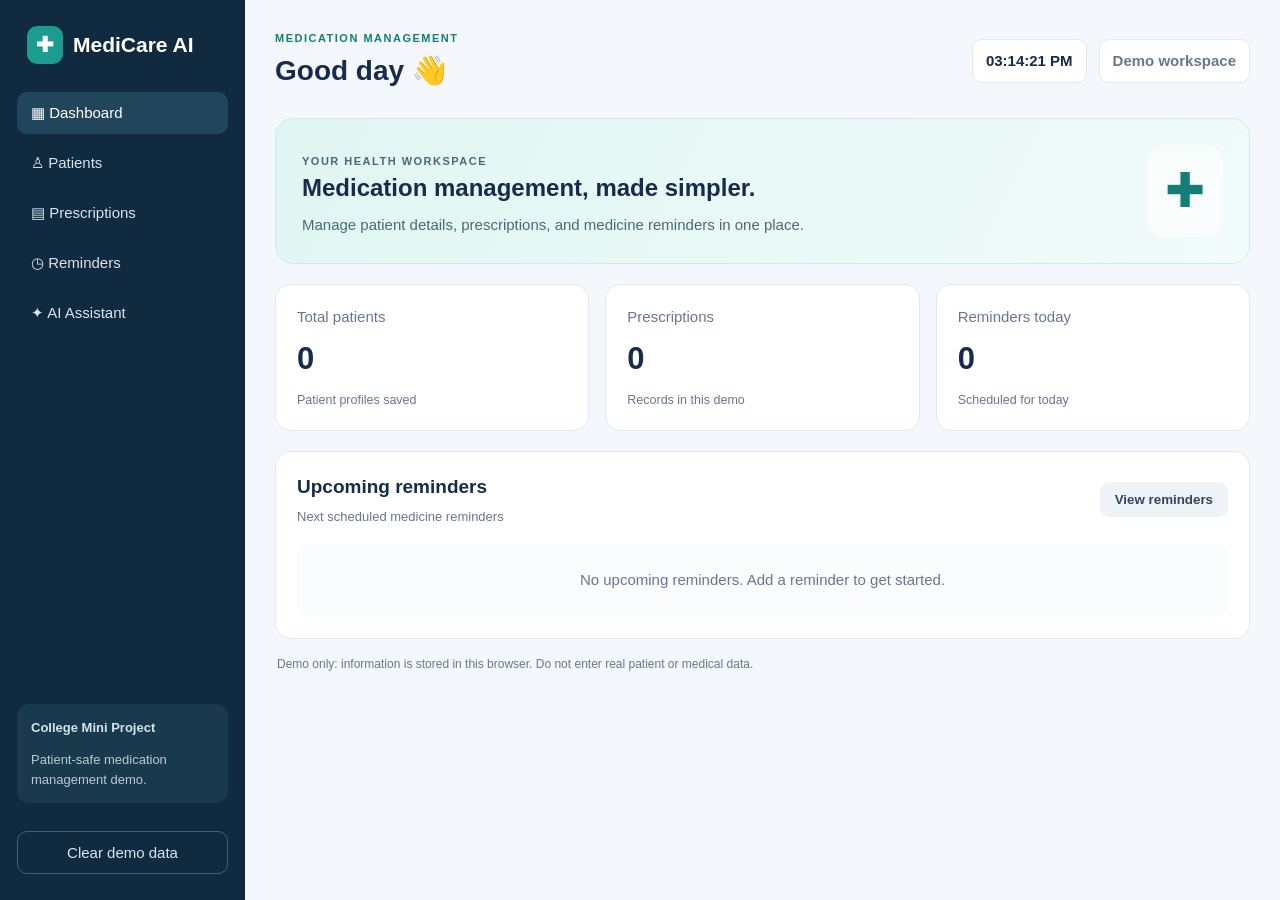
<file: index_with_javascript.html>
<!doctype html>
<html lang="en">
<head>
<meta charset="utf-8">
<meta name="viewport" content="width=device-width,initial-scale=1">
<title>MediCare AI</title>
<style>
:root{--ink:#172b4d;--muted:#68778d;--brand:#147d78;--brand-dark:#0c625e;--bg:#f4f7fb;--line:#e1e8f0;--white:#fff;--red:#b42318}
*{box-sizing:border-box}body{margin:0;background:var(--bg);color:var(--ink);font:15px/1.5 Inter,Segoe UI,Arial,sans-serif}
.layout{min-height:100vh;display:grid;grid-template-columns:245px 1fr}aside{background:#102b3f;color:#fff;padding:26px 17px;display:flex;flex-direction:column;gap:28px}
.brand{font-size:21px;font-weight:700;display:flex;gap:10px;align-items:center;padding:0 10px}.brand-mark{background:#1c9b91;border-radius:10px;padding:3px 9px}
nav{display:grid;gap:8px}.nav,.logout{border:0;background:transparent;color:#d9e6ef;text-align:left;padding:12px 14px;border-radius:10px;font-size:15px;cursor:pointer}.nav:hover,.nav.active{background:#21465b;color:#fff}.sidebar-note{margin-top:auto;background:#19394d;border-radius:12px;padding:14px;color:#d6e5ed;font-size:13px}.sidebar-note p{margin-bottom:0;color:#b6cbd8}.logout{border:1px solid #426174;text-align:center}
main{padding:30px;min-width:0}header{display:flex;justify-content:space-between;align-items:center;gap:18px;margin-bottom:26px}h1{font-size:28px;margin:3px 0 0}h2{font-size:19px;margin:0 0 5px}.eyebrow{font-size:11px;font-weight:800;letter-spacing:1.5px;color:var(--brand);margin:0}.header-tools{display:flex;align-items:center;gap:12px}.live-clock,.userbox{background:#fff;border:1px solid var(--line);padding:10px 13px;border-radius:10px;font-weight:600}.userbox{color:var(--muted)}
.welcome-card{background:linear-gradient(115deg,#e0f6f2,#f1fbfa);border:1px solid #cdece6;border-radius:18px;padding:26px;display:flex;align-items:center;justify-content:space-between;gap:18px}.welcome-card p{color:#496a70;margin:8px 0 0}.welcome-card h2{font-size:24px}.welcome-symbol{font-size:48px;color:var(--brand);background:#fff9;border-radius:18px;padding:10px 18px}
.stats-grid{display:grid;grid-template-columns:repeat(3,minmax(0,1fr));gap:16px;margin:20px 0}.stat-card,.panel{background:var(--white);border:1px solid var(--line);border-radius:15px;padding:21px}.stat-card span,.stat-card small{display:block;color:var(--muted)}.stat-card strong{display:block;font-size:31px;margin:8px 0}.panel{margin-top:18px}.panel-heading{display:flex;justify-content:space-between;align-items:center;gap:15px;margin-bottom:18px}.panel-heading p{margin:0;color:var(--muted);font-size:13px}
.form-grid{display:grid;grid-template-columns:repeat(2,minmax(0,1fr));gap:15px}.form-grid label,#aiForm label{display:grid;gap:6px;font-weight:600;font-size:13px;color:#34445a}input,select,textarea{width:100%;border:1px solid #ccd7e3;border-radius:9px;padding:11px 12px;font:inherit;color:var(--ink);background:#fff;min-width:0}input:focus,select:focus,textarea:focus{outline:2px solid #a5ddd7;border-color:var(--brand)}.form-actions{grid-column:1/-1;display:flex;gap:10px}
.btn{border:0;background:var(--brand);color:#fff;padding:10px 15px;border-radius:9px;font-weight:650;cursor:pointer}.btn:hover{background:var(--brand-dark)}.btn-secondary{background:#eef3f7;color:#34445a}.btn-secondary:hover{background:#e0e8ef}.btn-danger{background:#fff0ee;color:var(--red)}.btn-danger:hover{background:#ffe1dc}.btn-small{padding:6px 9px;font-size:12px}.actions{display:flex;gap:7px;flex-wrap:wrap}
.table-wrap{overflow-x:auto}table{width:100%;border-collapse:collapse;white-space:nowrap}th,td{text-align:left;padding:12px 10px;border-bottom:1px solid var(--line)}th{font-size:12px;text-transform:uppercase;letter-spacing:.5px;color:var(--muted);background:#f8fafc}td{font-size:14px}tr:last-child td{border-bottom:0}.status{display:inline-block;border-radius:20px;background:#fff4d8;color:#8a5b00;padding:4px 9px;font-size:12px}.empty-state{text-align:center;padding:25px;color:var(--muted);background:#fafcfe;border-radius:10px}.demo-note{font-size:12px;color:var(--muted);margin:16px 2px}.ai-panel{max-width:760px}.ai-icon{color:var(--brand);font-size:30px}.ai-panel>p{color:var(--muted)}#aiForm{display:grid;gap:12px;margin-top:20px}.ai-answer{white-space:pre-wrap;margin-top:15px;padding:14px;border-radius:10px;background:#edf8f6;color:#24514d;min-height:0}.ai-answer:empty{display:none}#toast{position:fixed;right:22px;bottom:22px;background:#173b4c;color:#fff;padding:13px 18px;border-radius:10px;box-shadow:0 8px 30px #102b3f30;opacity:0;transform:translateY(8px);pointer-events:none;transition:.2s}#toast.show{opacity:1;transform:translateY(0)}
@media(max-width:850px){.layout{grid-template-columns:1fr}aside{padding:14px;gap:15px}.brand{padding:0 5px}nav{grid-template-columns:repeat(3,minmax(0,1fr))}.nav{text-align:center;padding:10px 5px;font-size:13px}.sidebar-note{display:none}.logout{align-self:flex-start;padding:8px 15px}main{padding:18px}header{align-items:flex-start;flex-direction:column}.header-tools{flex-wrap:wrap}.stats-grid{grid-template-columns:1fr}.welcome-card h2{font-size:20px}.welcome-symbol{font-size:34px}}
@media(max-width:520px){.form-grid{grid-template-columns:1fr}.form-actions{grid-column:auto}.welcome-symbol{display:none}.panel{padding:15px}.panel-heading{align-items:flex-start;flex-direction:column}h1{font-size:24px}}
</style>
</head>
<body>
<div class="layout">
<aside>
  <div class="brand"><span class="brand-mark">✚</span><span>MediCare <b>AI</b></span></div>
  <nav>
    <button class="nav active" data-page="dashboard">▦ Dashboard</button>
    <button class="nav" data-page="patients">♙ Patients</button>
    <button class="nav" data-page="prescriptions">▤ Prescriptions</button>
    <button class="nav" data-page="reminders">◷ Reminders</button>
    <button class="nav" data-page="ai">✦ AI Assistant</button>
  </nav>
  <div class="sidebar-note"><b>College Mini Project</b><p>Patient-safe medication management demo.</p></div>
  <button id="logout" class="logout">Clear demo data</button>
</aside>
<main>
  <header><div><p class="eyebrow">MEDICATION MANAGEMENT</p><h1 id="title">Good day 👋</h1></div>
    <div class="header-tools"><div class="live-clock" id="liveClock">--:--:--</div><div class="userbox" id="userbox">Demo workspace</div></div>
  </header>
  <section id="app"></section>
</main>
</div>
<div id="toast" role="status" aria-live="polite"></div>
<script>
(() => {
  "use strict";
  const $ = (s, root=document) => root.querySelector(s);
  const app=$("#app"), title=$("#title"), toastBox=$("#toast");
  const STORAGE_KEY="medicareAI_demo_v1";
  const emptyData={patients:[],prescriptions:[],reminders:[]};
  let data=loadData(), activePage="dashboard", toastTimer;

  function loadData(){try{const saved=JSON.parse(localStorage.getItem(STORAGE_KEY)||"null");return saved&&typeof saved==="object"?{...emptyData,...saved}:JSON.parse(JSON.stringify(emptyData));}catch{return JSON.parse(JSON.stringify(emptyData));}}
  function saveData(){try{localStorage.setItem(STORAGE_KEY,JSON.stringify(data));}catch{showToast("Could not save data in this browser.");}}
  function esc(v=""){return String(v).replace(/[&<>"']/g,c=>({"&":"&amp;","<":"&lt;",">":"&gt;",'"':"&quot;","'":"&#39;"}[c]));}
  function id(){return window.crypto&&crypto.randomUUID?crypto.randomUUID():`${Date.now()}-${Math.random().toString(16).slice(2)}`;}
  function showToast(msg){toastBox.textContent=msg;toastBox.classList.add("show");clearTimeout(toastTimer);toastTimer=setTimeout(()=>toastBox.classList.remove("show"),2600);}
  function clock(){const el=$("#liveClock");if(el)el.textContent=new Intl.DateTimeFormat(undefined,{hour:"2-digit",minute:"2-digit",second:"2-digit",hour12:true}).format(new Date());}
  function today(){const d=new Date(),local=new Date(d.getTime()-d.getTimezoneOffset()*60000);return local.toISOString().slice(0,10);}
  function dateText(v){if(!v)return "—";const d=new Date(v+"T00:00:00");return isNaN(d)?esc(v):d.toLocaleDateString(undefined,{day:"numeric",month:"short",year:"numeric"});}
  function patientName(pid){return data.patients.find(p=>p.id===pid)?.name||"Patient removed";}
  function btn(label,action,rid="",cls="btn"){return `<button type="button" class="${cls}" data-action="${action}" ${rid?`data-id="${esc(rid)}"`:""}>${label}</button>`;}
  function table(heads,rows,empty){return rows.length?`<div class="table-wrap"><table><thead><tr>${heads.map(h=>`<th>${h}</th>`).join("")}</tr></thead><tbody>${rows.join("")}</tbody></table></div>`:`<div class="empty-state">${empty}</div>`;}
  function options(selected=""){return data.patients.map(p=>`<option value="${esc(p.id)}" ${p.id===selected?"selected":""}>${esc(p.name)}</option>`).join("");}

  function dashboard(){
    const t=today(), upcoming=[...data.reminders].filter(r=>r.date>=t).sort((a,b)=>(a.date+" "+a.time).localeCompare(b.date+" "+b.time)).slice(0,5);
    return `<div class="welcome-card"><div><p class="eyebrow">YOUR HEALTH WORKSPACE</p><h2>Medication management, made simpler.</h2><p>Manage patient details, prescriptions, and medicine reminders in one place.</p></div><div class="welcome-symbol">✚</div></div>
    <div class="stats-grid"><article class="stat-card"><span>Total patients</span><strong>${data.patients.length}</strong><small>Patient profiles saved</small></article><article class="stat-card"><span>Prescriptions</span><strong>${data.prescriptions.length}</strong><small>Records in this demo</small></article><article class="stat-card"><span>Reminders today</span><strong>${data.reminders.filter(r=>r.date===t).length}</strong><small>Scheduled for today</small></article></div>
    <section class="panel"><div class="panel-heading"><div><h2>Upcoming reminders</h2><p>Next scheduled medicine reminders</p></div>${btn("View reminders","goto-reminders","","btn btn-secondary")}</div>
    ${table(["Date","Time","Patient","Medicine","Status"],upcoming.map(r=>`<tr><td>${dateText(r.date)}</td><td>${esc(r.time)}</td><td>${esc(patientName(r.patientId))}</td><td>${esc(r.medicine)}</td><td><span class="status">${esc(r.status||"Pending")}</span></td></tr>`),"No upcoming reminders. Add a reminder to get started.")}</section>
    <p class="demo-note">Demo only: information is stored in this browser. Do not enter real patient or medical data.</p>`;
  }
  function patientsPage(){
    const rows=data.patients.map(p=>`<tr><td>${esc(p.name)}</td><td>${esc(p.age||"—")}</td><td>${esc(p.phone||"—")}</td><td>${esc(p.condition||"—")}</td><td class="actions">${btn("Edit","edit-patient",p.id,"btn btn-small btn-secondary")}${btn("Delete","delete-patient",p.id,"btn btn-small btn-danger")}</td></tr>`);
    return `<section class="panel"><div class="panel-heading"><div><h2>Add patient</h2><p>Enter basic patient details</p></div></div><form id="patientForm" class="form-grid">
    <label>Full name<input name="name" required maxlength="100" placeholder="Patient name"></label><label>Age<input name="age" type="number" min="0" max="130" placeholder="Age"></label><label>Mobile number<input name="phone" type="tel" maxlength="25" placeholder="Phone number"></label><label>Condition / notes<input name="condition" maxlength="250" placeholder="Optional notes"></label>
    <div class="form-actions"><button class="btn" type="submit">Add patient</button><button class="btn btn-secondary" type="reset">Clear</button></div></form></section>
    <section class="panel"><div class="panel-heading"><div><h2>All patients</h2><p>${data.patients.length} patient record(s)</p></div></div>${table(["Name","Age","Mobile","Condition / notes","Actions"],rows,"No patients yet. Use the form above to add one.")}</section>`;
  }
  function prescriptionsPage(){
    const rows=data.prescriptions.map(p=>`<tr><td>${esc(patientName(p.patientId))}</td><td>${esc(p.medicine)}</td><td>${esc(p.dosage)}</td><td>${esc(p.frequency)}</td><td>${dateText(p.startDate)}</td><td class="actions">${btn("Edit","edit-prescription",p.id,"btn btn-small btn-secondary")}${btn("Delete","delete-prescription",p.id,"btn btn-small btn-danger")}</td></tr>`);
    return `<section class="panel"><div class="panel-heading"><div><h2>Add prescription</h2><p>Record details as written by the prescriber</p></div></div>${data.patients.length?`<form id="prescriptionForm" class="form-grid"><label>Patient<select name="patientId" required>${options()}</select></label><label>Medicine name<input name="medicine" required maxlength="100" placeholder="Medicine name"></label><label>Dosage<input name="dosage" required maxlength="100" placeholder="e.g. 1 tablet"></label><label>Frequency<input name="frequency" required maxlength="100" placeholder="e.g. twice daily"></label><label>Start date<input name="startDate" type="date" value="${today()}" required></label><div class="form-actions"><button class="btn" type="submit">Add prescription</button></div></form>`:`<div class="empty-state">Add a patient before creating a prescription. ${btn("Go to Patients","goto-patients","","btn")}</div>`}</section>
    <section class="panel"><div class="panel-heading"><div><h2>Prescription list</h2><p>${data.prescriptions.length} prescription(s)</p></div></div>${table(["Patient","Medicine","Dosage","Frequency","Start date","Actions"],rows,"No prescriptions saved yet.")}</section>`;
  }
  function remindersPage(){
    const rows=[...data.reminders].sort((a,b)=>(a.date+" "+a.time).localeCompare(b.date+" "+b.time)).map(r=>`<tr><td>${dateText(r.date)}</td><td>${esc(r.time)}</td><td>${esc(patientName(r.patientId))}</td><td>${esc(r.medicine)}</td><td><span class="status">${esc(r.status||"Pending")}</span></td><td class="actions">${btn("Mark done","done-reminder",r.id,"btn btn-small")}${btn("Edit","edit-reminder",r.id,"btn btn-small btn-secondary")}${btn("Delete","delete-reminder",r.id,"btn btn-small btn-danger")}</td></tr>`);
    return `<section class="panel"><div class="panel-heading"><div><h2>Schedule a reminder</h2><p>Create a reminder record for a patient</p></div></div>${data.patients.length?`<form id="reminderForm" class="form-grid"><label>Patient<select name="patientId" required>${options()}</select></label><label>Medicine<input name="medicine" required maxlength="100" placeholder="Medicine name"></label><label>Date<input name="date" type="date" value="${today()}" required></label><label>Time<input name="time" type="time" required></label><div class="form-actions"><button class="btn" type="submit">Add reminder</button></div></form>`:`<div class="empty-state">Add a patient before scheduling reminders. ${btn("Go to Patients","goto-patients","","btn")}</div>`}</section>
    <section class="panel"><div class="panel-heading"><div><h2>All reminders</h2><p>Reminder records saved in this browser</p></div></div>${table(["Date","Time","Patient","Medicine","Status","Actions"],rows,"No reminders yet.")}</section><p class="demo-note">This demo does not send SMS or guarantee background notifications.</p>`;
  }
  function aiPage(){return `<section class="panel ai-panel"><div class="ai-icon">✦</div><h2>MediCare AI Assistant</h2><p>Ask for general explanations of common prescription terms or help organizing a schedule.</p><form id="aiForm"><label for="aiQuestion">Your question</label><textarea id="aiQuestion" name="question" rows="3" maxlength="1000" required placeholder="e.g. What does twice daily mean?"></textarea><button class="btn" type="submit">Get explanation</button></form><div id="aiAnswer" class="ai-answer" aria-live="polite"></div><p class="demo-note">This is a basic demo with preset responses, not a connected AI model. It cannot diagnose conditions or prescribe medicine.</p></section>`;}
  function render(){
    const pages={dashboard,patients:patientsPage,prescriptions:prescriptionsPage,reminders:remindersPage,ai:aiPage};
    app.innerHTML=(pages[activePage]||dashboard)();
    document.querySelectorAll(".nav[data-page]").forEach(b=>b.classList.toggle("active",b.dataset.page===activePage));
    title.textContent=({dashboard:"Good day 👋",patients:"Patients",prescriptions:"Prescriptions",reminders:"Medicine reminders",ai:"AI Assistant"})[activePage]||"MediCare AI";
  }
  function editRecord(collection,rid,fields,label){
    const record=data[collection].find(x=>x.id===rid);if(!record)return;
    const changes={};
    for(const f of fields){const v=prompt("Edit "+f.label+":",record[f.key]??"");if(v===null)return;if(f.required&&!v.trim()){showToast(f.label+" cannot be empty.");return;}changes[f.key]=v.trim();}
    Object.assign(record,changes);saveData();render();showToast(label+" updated.");
  }
  document.addEventListener("click",e=>{
    const nav=e.target.closest(".nav[data-page]");if(nav){activePage=nav.dataset.page;render();return;}
    const b=e.target.closest("[data-action]");if(!b)return;const {action,rid}= {action:b.dataset.action,rid:b.dataset.id};
    if(action==="goto-reminders"){activePage="reminders";render();return;}
    if(action==="goto-patients"){activePage="patients";render();return;}
    if(action==="edit-patient")return editRecord("patients",rid,[{key:"name",label:"Name",required:true},{key:"age",label:"Age"},{key:"phone",label:"Mobile"},{key:"condition",label:"Condition / notes"}],"Patient");
    if(action==="delete-patient"){const p=data.patients.find(x=>x.id===rid);if(p&&confirm("Delete "+p.name+" and related prescriptions/reminders?")){data.patients=data.patients.filter(x=>x.id!==rid);data.prescriptions=data.prescriptions.filter(x=>x.patientId!==rid);data.reminders=data.reminders.filter(x=>x.patientId!==rid);saveData();render();showToast("Patient and related records deleted.");}}
    if(action==="edit-prescription")return editRecord("prescriptions",rid,[{key:"medicine",label:"Medicine",required:true},{key:"dosage",label:"Dosage",required:true},{key:"frequency",label:"Frequency",required:true},{key:"startDate",label:"Start date",required:true}],"Prescription");
    if(action==="delete-prescription"&&confirm("Delete this prescription?")){data.prescriptions=data.prescriptions.filter(x=>x.id!==rid);saveData();render();showToast("Prescription deleted.");}
    if(action==="edit-reminder")return editRecord("reminders",rid,[{key:"medicine",label:"Medicine",required:true},{key:"date",label:"Date",required:true},{key:"time",label:"Time",required:true},{key:"status",label:"Status",required:true}],"Reminder");
    if(action==="done-reminder"){const r=data.reminders.find(x=>x.id===rid);if(r){r.status="Done";saveData();render();showToast("Reminder marked done.");}}
    if(action==="delete-reminder"&&confirm("Delete this reminder?")){data.reminders=data.reminders.filter(x=>x.id!==rid);saveData();render();showToast("Reminder deleted.");}
  });
  document.addEventListener("submit",e=>{
    const form=e.target;if(!["patientForm","prescriptionForm","reminderForm","aiForm"].includes(form.id))return;e.preventDefault();
    const values=Object.fromEntries(new FormData(form).entries());
    if(form.id==="patientForm"){data.patients.push({id:id(),name:values.name.trim(),age:values.age.trim(),phone:values.phone.trim(),condition:values.condition.trim()});saveData();render();showToast("Patient added successfully.");}
    if(form.id==="prescriptionForm"){data.prescriptions.push({id:id(),...values});saveData();render();showToast("Prescription added successfully.");}
    if(form.id==="reminderForm"){data.reminders.push({id:id(),...values,status:"Pending"});saveData();render();showToast("Reminder scheduled.");}
    if(form.id==="aiForm"){
      const q=String(values.question||"").toLowerCase();let answer="I can explain common terms, but I cannot decide if a medicine or dose is right for you. Please confirm your prescription with a doctor or pharmacist.";
      if(q.includes("twice daily")||q.includes("two times"))answer="“Twice daily” generally means two doses in one day. Follow the exact timing on your prescription and ask your pharmacist if unclear.";
      else if(q.includes("before food")||q.includes("before meals"))answer="“Before food” means the prescription directs you to take the medicine before eating. The required interval depends on the medicine; check its label or ask a pharmacist.";
      else if(q.includes("after food")||q.includes("after meals"))answer="“After food” means the medicine is intended to be taken after a meal, according to its label. Follow your prescriber's or pharmacist's instructions.";
      else if(q.includes("missed dose"))answer="Missed-dose advice depends on the medicine. Check its leaflet or contact your pharmacist; do not double a dose unless a qualified professional tells you to.";
      else if(q.includes("reminder")||q.includes("schedule"))answer="Open Reminders to save a date and time. This demo stores reminder records in your browser; it does not send SMS or guarantee background notifications.";
      $("#aiAnswer").textContent=answer;
    }
  });
  $("#logout").addEventListener("click",()=>{if(confirm("Clear all demo records saved in this browser?")){data={patients:[],prescriptions:[],reminders:[]};saveData();activePage="dashboard";render();showToast("Demo data cleared.");}});
  clock();setInterval(clock,1000);render();
})();
</script>
</body>
</html>
</file>
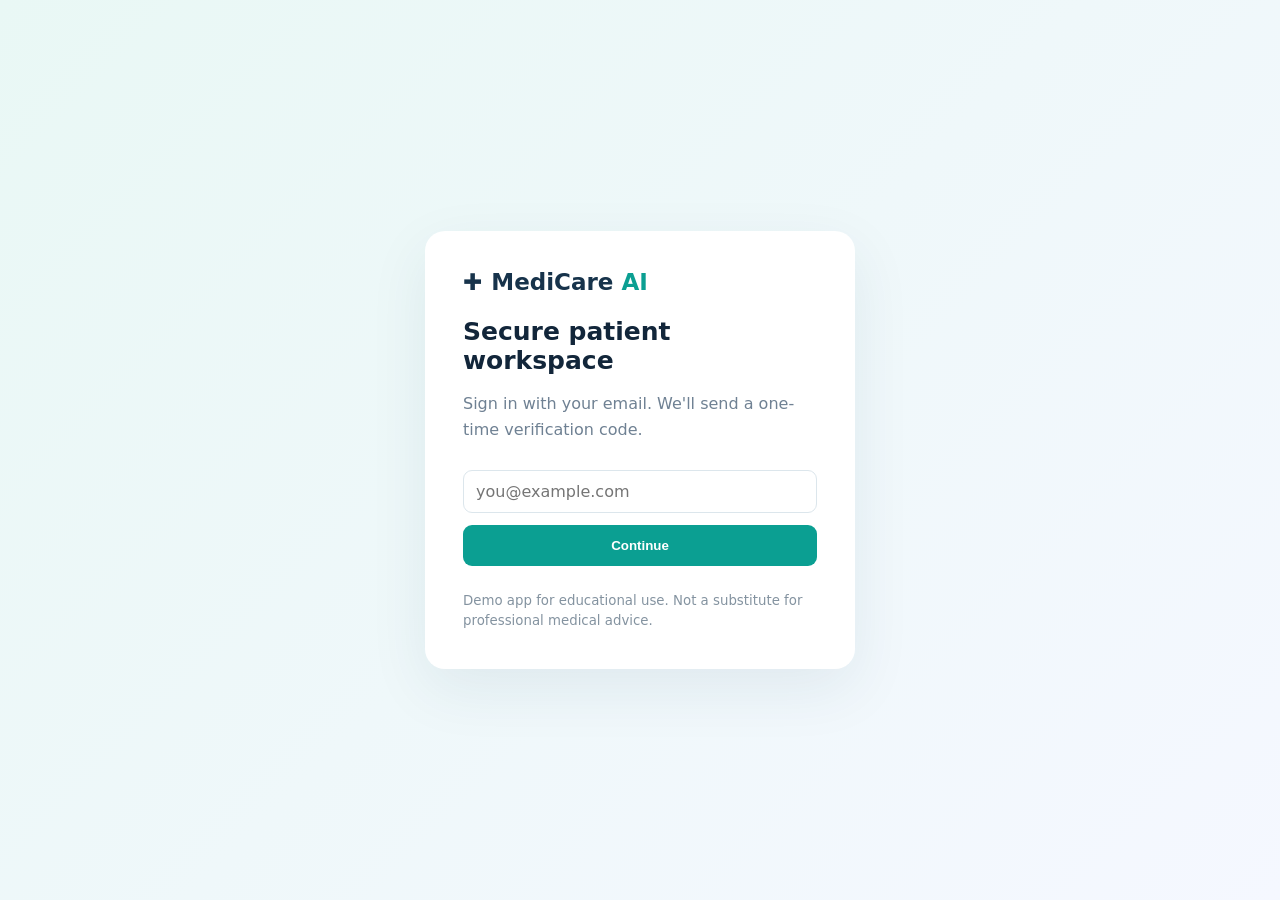
<file: login.html>
<!doctype html><html><head><meta charset='utf-8'><meta name='viewport' content='width=device-width,initial-scale=1'><title>Sign in · MediCare AI</title><link rel='stylesheet' href='/styles.css'></head><body class='login'><div class='login-card'><div class='brand big'>✚ <span>MediCare <b>AI</b></span></div><h1>Secure patient workspace</h1><p>Sign in with your email. We'll send a one-time verification code.</p><form id='loginForm'><input id='email' type='email' placeholder='you@example.com' autocomplete='username webauthn' required><input id='code' class='hidden' inputmode='numeric' placeholder='6-digit code'><button>Continue</button></form><div id='msg'></div><small>Demo app for educational use. Not a substitute for professional medical advice.</small></div><script>const A=window.hatchable.auth;let step=0;const f=document.getElementById('loginForm');f.onsubmit=async e=>{e.preventDefault();const email=document.getElementById('email').value,msg=document.getElementById('msg');try{if(!step){await A.startLogin({email});step=1;document.getElementById('code').classList.remove('hidden');document.querySelector('button').textContent='Verify code';msg.textContent='Check your email for the code.'}else{await A.verifyCode({email,code:document.getElementById('code').value});location.href='/';}}catch(x){msg.textContent=x.message||'Unable to sign in.'}}</script></body></html>
</file>
<file: styles.css>
:root{--ink:#12263a;--muted:#6f8193;--line:#e5edf2;--bg:#f6f9fb;--card:#fff;--teal:#0b9f92;--teal2:#e7f8f5;--blue:#4f73e8;--red:#e75c68}*{box-sizing:border-box}body{margin:0;font-family:Inter,ui-sans-serif,system-ui,-apple-system,Segoe UI,sans-serif;color:var(--ink);background:var(--bg)}aside{position:fixed;inset:0 auto 0 0;width:245px;background:#fff;border-right:1px solid var(--line);padding:28px 18px;display:flex;flex-direction:column}.brand{font-size:19px;font-weight:700;display:flex;gap:9px;align-items:center;color:#17334b;margin:0 8px 36px}.brand:first-letter{color:var(--teal)}.brand b{color:var(--teal)}nav{display:grid;gap:7px}.nav{border:0;background:transparent;text-align:left;padding:13px 14px;border-radius:10px;color:#637588;font-weight:600;cursor:pointer;font-size:14px}.nav.active,.nav:hover{background:var(--teal2);color:#087e74}.sidebar-note{margin-top:auto;background:#f1f7f8;border-radius:12px;padding:14px;font-size:12px;color:#6b7d8d}.sidebar-note p{margin:7px 0 0;line-height:1.5}.logout{border:0;background:none;text-align:left;padding:13px;color:#8291a0;cursor:pointer}main{margin-left:245px;padding:30px 38px;max-width:1400px}header{display:flex;justify-content:space-between;align-items:center;margin-bottom:28px}.eyebrow{font-size:11px;letter-spacing:1.5px;color:var(--teal);font-weight:800;margin:0 0 7px}h1{font-size:29px;margin:0}.userbox{background:#fff;border:1px solid var(--line);padding:10px 14px;border-radius:22px;color:#657789;font-size:13px}.grid{display:grid;grid-template-columns:repeat(3,1fr);gap:18px}.stat{background:var(--card);border:1px solid var(--line);border-radius:16px;padding:22px}.stat .label{color:var(--muted);font-size:13px}.stat .num{font-size:34px;font-weight:750;margin-top:10px}.icon{float:right;background:var(--teal2);color:var(--teal);padding:10px;border-radius:10px}.panel{background:#fff;border:1px solid var(--line);border-radius:16px;padding:22px;margin-top:20px}.panel h2{margin:0 0 16px;font-size:17px}.table{width:100%;border-collapse:collapse}.table th,.table td{text-align:left;padding:13px 9px;border-bottom:1px solid var(--line);font-size:13px}.table th{color:#8090a0;font-size:11px;text-transform:uppercase;letter-spacing:.8px}.btn{border:0;background:var(--teal);color:#fff;padding:10px 15px;border-radius:9px;font-weight:700;cursor:pointer}.btn.secondary{background:#edf3f6;color:#53697b}.formgrid{display:grid;grid-template-columns:repeat(2,1fr);gap:13px}.formgrid .full{grid-column:1/-1}input,select,textarea{width:100%;border:1px solid #dce6ec;border-radius:9px;padding:11px 12px;font:inherit;color:var(--ink);background:#fff}textarea{min-height:90px}.form-actions{margin-top:15px;display:flex;gap:9px}.toolbar{display:flex;justify-content:space-between;align-items:center;margin-bottom:14px}.badge{display:inline-block;padding:5px 9px;border-radius:20px;background:#edf7f5;color:#087e74;font-size:11px;font-weight:700}.reminder{display:flex;justify-content:space-between;align-items:center;padding:14px 0;border-bottom:1px solid var(--line)}.time{font-size:22px;font-weight:750;width:95px}.muted{color:var(--muted)}.ai-box{background:linear-gradient(135deg,#edf9f7,#f3f6ff);border:1px solid #dbeceb;border-radius:16px;padding:24px}.ai-answer{white-space:pre-wrap;line-height:1.65;color:#31475b;margin-top:18px}.danger{color:var(--red)}#toast{position:fixed;right:24px;bottom:24px;background:#17334b;color:white;padding:12px 16px;border-radius:9px;display:none}.login{min-height:100vh;display:grid;place-items:center;background:linear-gradient(135deg,#e9f8f5,#f5f8ff)}.login-card{background:#fff;width:min(430px,92vw);padding:38px;border-radius:20px;box-shadow:0 20px 60px #193b5514}.login-card h1{font-size:25px;margin:22px 0 9px}.login-card p{color:var(--muted);line-height:1.6}.login-card input,.login-card button{margin-top:12px}.login-card button{width:100%;border:0;background:var(--teal);color:white;padding:13px;border-radius:9px;font-weight:700}.login-card small{display:block;color:#8493a0;margin-top:25px;line-height:1.5}.big{font-size:23px;margin:0}.hidden{display:none!important}.header-tools{display:flex;align-items:center;gap:10px}.live-clock{background:#17334b;color:#fff;padding:10px 14px;border-radius:22px;font-variant-numeric:tabular-nums;font-weight:700;font-size:13px}.countdown{color:var(--teal);font-size:12px;font-weight:700;margin-top:-8px}.delete-btn{border:0;background:#fff0f1;color:var(--red);padding:8px 11px;border-radius:8px;font-weight:700;cursor:pointer}.delete-btn:hover{background:#ffe1e4}@media(max-width:850px){aside{position:static;width:auto;height:auto;flex-direction:row;align-items:center;padding:15px}.brand{margin:0 15px 0 0}.sidebar-note,.logout{display:none}nav{display:flex;overflow:auto}.nav{white-space:nowrap}main{margin-left:0;padding:22px}.grid{grid-template-columns:1fr}.formgrid{grid-template-columns:1fr}.formgrid .full{grid-column:auto}header{gap:12px}.userbox{display:none}}
</file>
